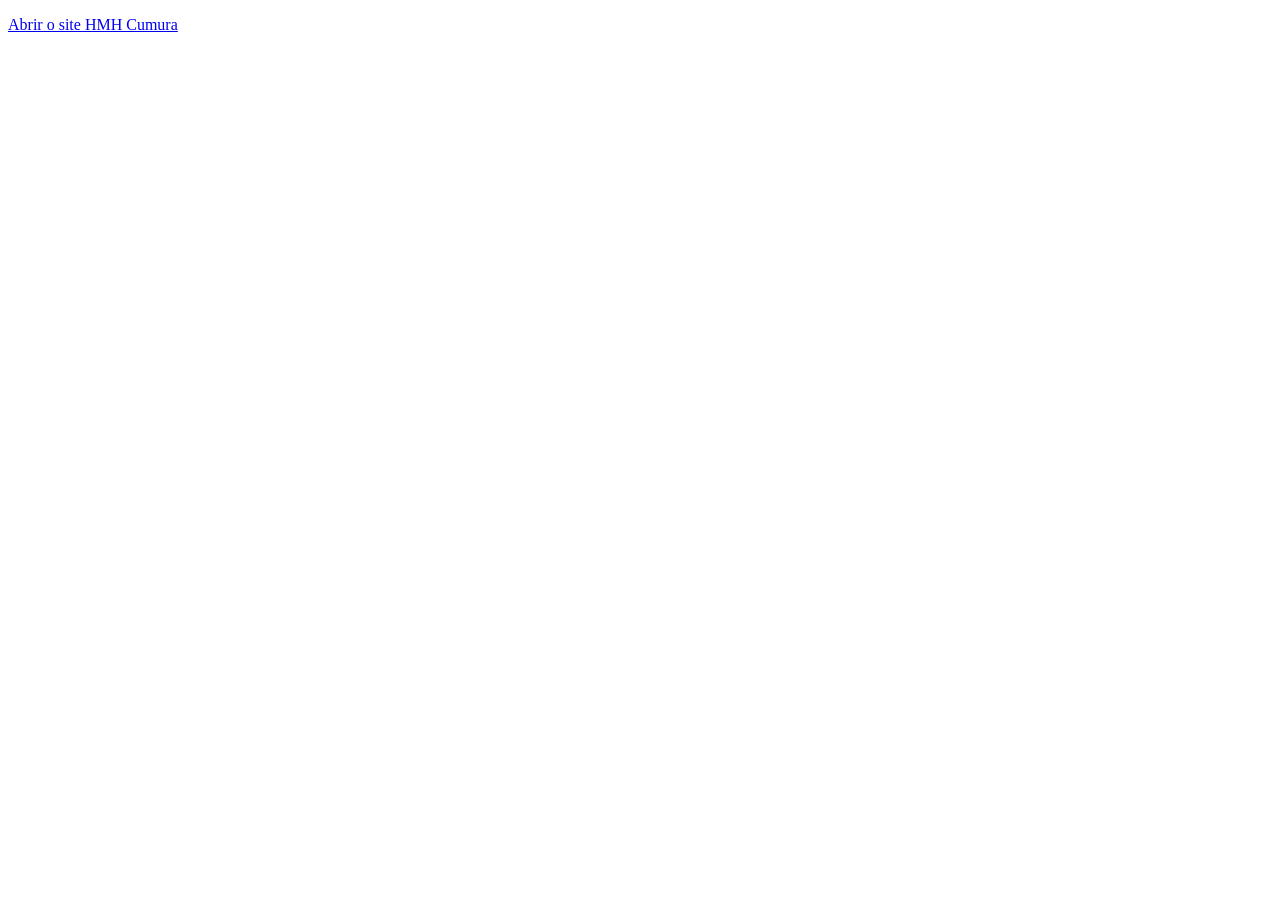
<file: index.html>
<!DOCTYPE html>
<html lang="pt">
<head>
    <meta charset="UTF-8">
    <meta http-equiv="refresh" content="0;url=index.php">
    <link rel="canonical" href="index.php">
    <title>Redirecionar…</title>
</head>
<body>
    <p><a href="index.php">Abrir o site HMH Cumura</a></p>
</body>
</html>
</file>
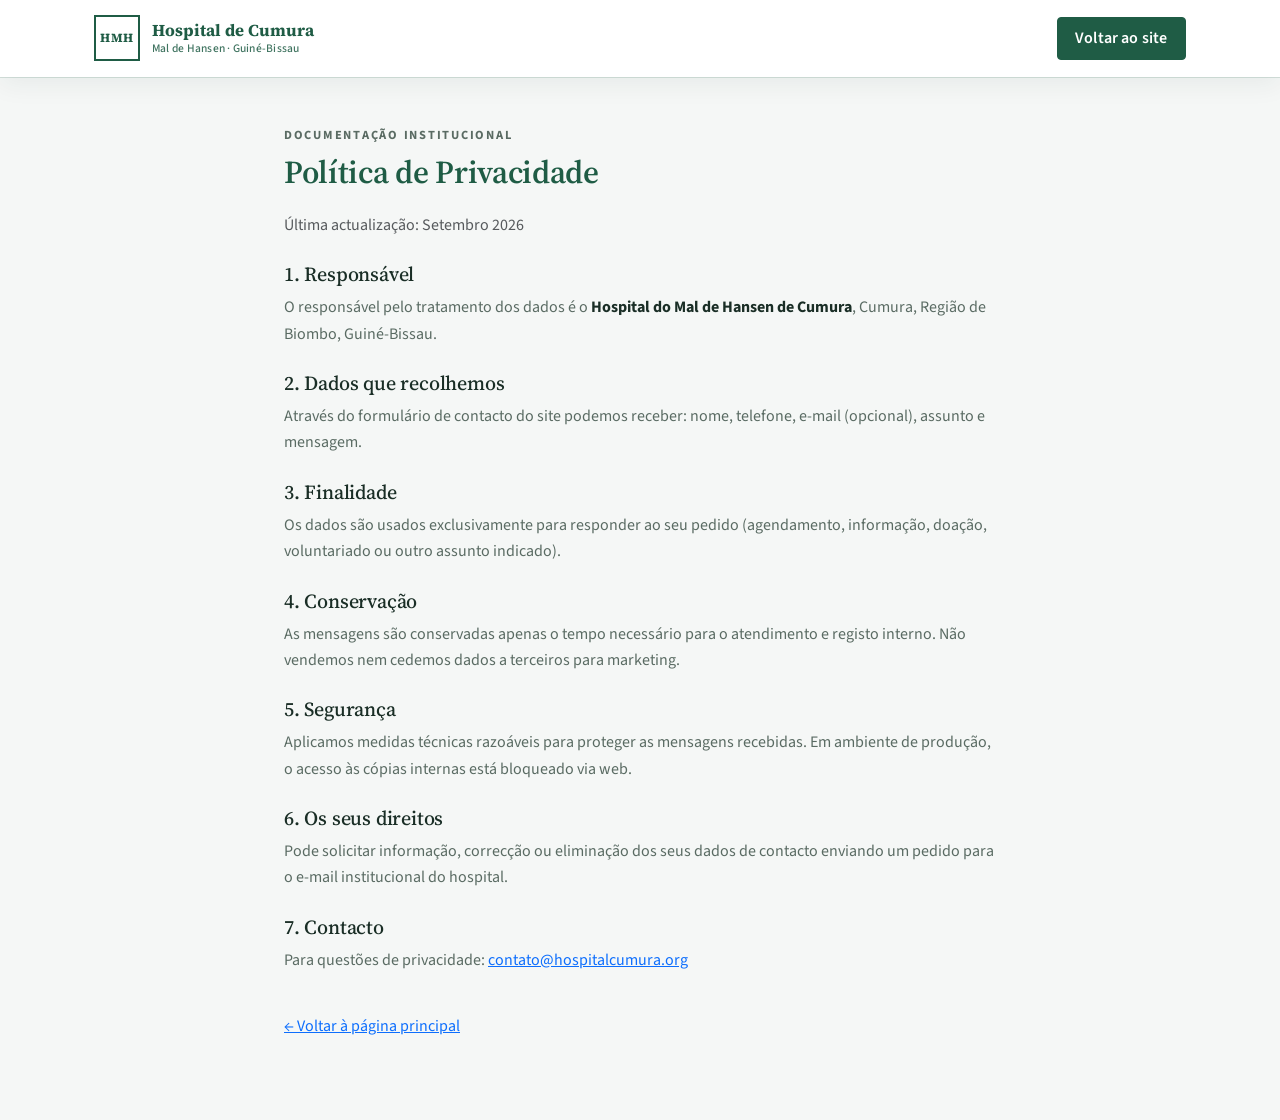
<file: privacidade.html>
<!DOCTYPE html>
<html lang="pt">
<head>
    <meta charset="UTF-8">
    <meta name="viewport" content="width=device-width, initial-scale=1.0, viewport-fit=cover">
    <title>Política de Privacidade | HMH Cumura</title>
    <meta name="description" content="Política de privacidade do Hospital do Mal de Hansen de Cumura — tratamento de dados pessoais do formulário de contacto.">
    <meta name="robots" content="index,follow">
    <link rel="canonical" href="https://hospitalcumura.org/privacidade.html">
    <link rel="icon" href="favicon.svg" type="image/svg+xml">
    <link rel="preconnect" href="https://fonts.googleapis.com">
    <link rel="preconnect" href="https://fonts.gstatic.com" crossorigin>
    <link href="https://fonts.googleapis.com/css2?family=Source+Sans+3:wght@400;600;700&family=Source+Serif+4:opsz,wght@8..60,600;8..60,700&display=swap" rel="stylesheet">
    <link href="https://cdn.jsdelivr.net/npm/bootstrap@5.3.3/dist/css/bootstrap.min.css" rel="stylesheet" integrity="sha384-QWTKZyjpPEjISv5WaRU9OFeRpok6YctnYmDr5pNlyT2bRjXh0JMhjY6hW+ALEwIH" crossorigin="anonymous">
    <link rel="stylesheet" href="style.css?v=20260921m">
</head>
<body>
    <header class="site-header privacy-header">
        <nav class="navbar navbar-expand-lg scrolled">
            <div class="container privacy-nav">
                <a class="navbar-brand logo" href="index.php#home">
                    <span class="logo-mark" aria-hidden="true">HMH</span>
                    <span class="logo-text">
                        <span class="logo-name">Hospital de Cumura</span>
                        <span class="logo-sub">Mal de Hansen · Guiné-Bissau</span>
                    </span>
                </a>
                <a href="index.php#contato" class="btn btn-agendar">Voltar ao site</a>
            </div>
        </nav>
    </header>

    <main class="privacy-page">
        <div class="container privacy-content">
            <p class="section-eyebrow">Documentação institucional</p>
            <h1 class="section-heading-left">Política de Privacidade</h1>
            <p class="text-muted">Última actualização: Setembro 2026</p>

            <h2 class="h5 mt-4">1. Responsável</h2>
            <p>O responsável pelo tratamento dos dados é o <strong>Hospital do Mal de Hansen de Cumura</strong>, Cumura, Região de Biombo, Guiné-Bissau.</p>

            <h2 class="h5 mt-4">2. Dados que recolhemos</h2>
            <p>Através do formulário de contacto do site podemos receber: nome, telefone, e-mail (opcional), assunto e mensagem.</p>

            <h2 class="h5 mt-4">3. Finalidade</h2>
            <p>Os dados são usados exclusivamente para responder ao seu pedido (agendamento, informação, doação, voluntariado ou outro assunto indicado).</p>

            <h2 class="h5 mt-4">4. Conservação</h2>
            <p>As mensagens são conservadas apenas o tempo necessário para o atendimento e registo interno. Não vendemos nem cedemos dados a terceiros para marketing.</p>

            <h2 class="h5 mt-4">5. Segurança</h2>
            <p>Aplicamos medidas técnicas razoáveis para proteger as mensagens recebidas. Em ambiente de produção, o acesso às cópias internas está bloqueado via web.</p>

            <h2 class="h5 mt-4">6. Os seus direitos</h2>
            <p>Pode solicitar informação, correcção ou eliminação dos seus dados de contacto enviando um pedido para o e-mail institucional do hospital.</p>

            <h2 class="h5 mt-4">7. Contacto</h2>
            <p>Para questões de privacidade: <a href="mailto:contato@hospitalcumura.org">contato@hospitalcumura.org</a></p>

            <p class="privacy-back"><a href="index.php">&larr; Voltar à página principal</a></p>
        </div>
    </main>
</body>
</html>
</file>
<file: style.css>
/* ============================================
   RESET E CONFIGURAÇÕES GLOBAIS
   (Bootstrap já faz a maior parte do reset)
   ============================================ */
* {
    margin: 0;
    padding: 0;
    box-sizing: border-box;
}

html {
    -webkit-text-size-adjust: 100%;
    text-size-adjust: 100%;
    overflow-x: hidden;
}

:root {
    --bs-primary: #1f5c45;
    --bs-primary-rgb: 31, 92, 69;
    --bs-secondary: #2f7a5a;
    --bs-secondary-rgb: 47, 122, 90;
    --color-ink: #1a2e26;
    --color-muted: #5a6b63;
    --color-paper: #f5f7f6;
    --color-line: rgba(31, 92, 69, 0.16);
    --font-sans: 'Source Sans 3', 'Segoe UI', sans-serif;
    --font-serif: 'Source Serif 4', Georgia, 'Times New Roman', serif;
    --bs-body-font-family: var(--font-sans);
    --bs-body-color: var(--color-ink);
    --header-offset: 108px;
    --page-gutter: clamp(1rem, 4vw, 1.5rem);
    --safe-bottom: env(safe-area-inset-bottom, 0px);
    --safe-right: env(safe-area-inset-right, 0px);
}

body {
    font-family: var(--font-sans);
    line-height: 1.65;
    color: var(--bs-body-color);
    scroll-padding-top: var(--header-offset);
    background: #fff;
    overflow-x: hidden;
}

img,
video,
svg,
iframe {
    max-width: 100%;
    height: auto;
}

.container {
    max-width: 1140px;
    padding-left: var(--page-gutter);
    padding-right: var(--page-gutter);
}

section {
    padding: 88px var(--page-gutter);
}

h1, h2, h3, h4, .section-title, .section-heading-left, .news-main-title, .news-item-title, .news-modal-title, .display-4 {
    font-family: var(--font-serif);
    letter-spacing: -0.01em;
}

.section-title {
    text-align: center;
    font-size: clamp(1.85rem, 2.5vw, 2.35rem);
    font-weight: 600;
    color: var(--bs-primary);
    margin-bottom: 0.75rem;
}

.section-title::after {
    content: '';
    display: block;
    width: 56px;
    height: 3px;
    margin: 0.85rem auto 0;
    background: var(--bs-primary);
}

.section-subtitle {
    text-align: center;
    max-width: 620px;
    margin: 0 auto 3.25rem;
    color: var(--color-muted);
    font-size: 1.05rem;
}

.section-eyebrow {
    margin: 0 0 0.5rem;
    color: var(--bs-secondary);
    font-size: 0.78rem;
    font-weight: 700;
    letter-spacing: 0.14em;
    text-transform: uppercase;
}

.section-heading-left {
    font-size: clamp(1.85rem, 2.5vw, 2.25rem);
    font-weight: 600;
    color: var(--bs-primary);
    margin-bottom: 1.25rem;
}

.institution-place {
    margin-top: 1.5rem;
    padding-top: 1rem;
    border-top: 1px solid var(--color-line);
    color: var(--color-ink);
}

.btn {
    border-radius: 4px;
    font-weight: 600;
    letter-spacing: 0.01em;
}

.btn-lg {
    padding: 0.7rem 1.35rem;
}

.btn-primary {
    background-color: var(--bs-primary);
    border-color: var(--bs-primary);
}

.btn-primary:hover,
.btn-primary:focus {
    background-color: #164836;
    border-color: #164836;
}

.btn-outline-primary {
    color: var(--bs-primary);
    border-color: var(--bs-primary);
}

.btn-outline-primary:hover {
    background-color: var(--bs-primary);
    border-color: var(--bs-primary);
}

/* ============================================
   HEADER INSTITUCIONAL
   ============================================ */
.site-header {
    z-index: 1030;
}

.topbar {
    background: #14382c;
    color: rgba(255, 255, 255, 0.88);
    font-size: 0.8rem;
    padding: 0.4rem 0;
}

.topbar-inner {
    display: flex;
    justify-content: space-between;
    align-items: center;
    gap: 1rem;
}

.topbar a {
    color: rgba(255, 255, 255, 0.92);
    text-decoration: none;
}

.topbar a:hover {
    color: #fff;
    text-decoration: underline;
}

.topbar-right {
    display: flex;
    align-items: center;
    gap: 0.55rem;
    white-space: nowrap;
}

.topbar-sep {
    opacity: 0.45;
}

.navbar {
    transition: background-color 0.35s ease, box-shadow 0.35s ease, padding 0.35s ease;
    padding-top: 0.65rem;
    padding-bottom: 0.65rem;
}

.logo {
    display: inline-flex;
    align-items: center;
    gap: 0.75rem;
    text-decoration: none;
    max-width: 70%;
}

.logo-mark {
    display: inline-flex;
    align-items: center;
    justify-content: center;
    width: 46px;
    height: 46px;
    flex-shrink: 0;
    border: 2px solid currentColor;
    font-family: var(--font-serif);
    font-size: 0.78rem;
    font-weight: 700;
    letter-spacing: 0.04em;
}

.logo-text {
    display: flex;
    flex-direction: column;
    line-height: 1.2;
    min-width: 0;
}

.logo-name {
    font-family: var(--font-serif);
    font-size: 1.05rem;
    font-weight: 700;
}

.logo-sub {
    font-size: 0.72rem;
    font-weight: 500;
    opacity: 0.85;
    letter-spacing: 0.02em;
}

.navbar .nav-link {
    font-size: 0.92rem;
    font-weight: 600;
    padding: 0.45rem 0.7rem !important;
}

.btn-agendar {
    padding: 0.55rem 1.1rem;
    font-weight: 600;
    border-radius: 4px;
    border: 1.5px solid transparent;
}

/* Header sobre o hero (transparente) */
.navbar:not(.scrolled) {
    background: rgba(15, 40, 32, 0.28) !important;
    backdrop-filter: blur(6px);
}

.navbar:not(.scrolled) .logo { color: #fff; }
.navbar:not(.scrolled) .nav-link { color: rgba(255, 255, 255, 0.92); }
.navbar:not(.scrolled) .nav-link:hover { color: #fff; }
.navbar:not(.scrolled) .btn-agendar {
    border-color: #fff;
    color: #fff !important;
    background: transparent;
}
.navbar:not(.scrolled) .btn-agendar:hover {
    background: #fff !important;
    color: var(--bs-primary) !important;
}
.navbar:not(.scrolled) .navbar-toggler-icon {
    background-image: url("data:image/svg+xml,%3csvg xmlns='http://www.w3.org/2000/svg' viewBox='0 0 30 30'%3e%3cpath stroke='rgba%28255, 255, 255, 1%29' stroke-linecap='round' stroke-miterlimit='10' stroke-width='2' d='M4 7h22M4 15h22M4 23h22'/%3e%3c/svg%3e");
}

/* Header após scroll */
.navbar.scrolled {
    background: #fff !important;
    box-shadow: 0 1px 0 var(--color-line), 0 8px 24px rgba(20, 56, 44, 0.06);
}

.navbar.scrolled .logo { color: var(--bs-primary); }
.navbar.scrolled .nav-link { color: var(--color-ink); }
.navbar.scrolled .nav-link:hover { color: var(--bs-primary); }
.navbar.scrolled .btn-agendar {
    background-color: var(--bs-primary);
    border-color: var(--bs-primary);
    color: #fff !important;
}
.navbar.scrolled .btn-agendar:hover {
    background-color: #164836;
    border-color: #164836;
}

@media (max-width: 991px) {
    :root { --header-offset: 72px; }

    .topbar {
        display: none;
    }

    .logo-sub {
        display: none;
    }

    .navbar:not(.scrolled) {
        background: rgba(15, 40, 32, 0.92) !important;
    }

    .navbar .navbar-collapse {
        background: #fff;
        margin-top: 0.75rem;
        padding: 0.75rem 1rem 1rem;
        border: 1px solid var(--color-line);
    }

    .navbar:not(.scrolled) .navbar-collapse .nav-link,
    .navbar.scrolled .navbar-collapse .nav-link {
        color: var(--color-ink);
    }

    .navbar:not(.scrolled) .navbar-collapse .btn-agendar {
        border-color: var(--bs-primary);
        color: var(--bs-primary) !important;
        margin-top: 0.5rem;
    }
}

/* ============================================
   HERO
   ============================================ */
.hero {
    padding: 0;
    height: 100vh;
    height: 100dvh;
    min-height: 520px;
    color: #fff;
}

.carousel, .carousel-inner, .carousel-item {
    height: 100%;
}

.carousel-item {
    background-size: cover;
    background-position: center;
}

.carousel-item::before {
    content: '';
    position: absolute;
    top: 0;
    left: 0;
    width: 100%;
    height: 100%;
    background: linear-gradient(105deg, rgba(12, 32, 26, 0.78) 0%, rgba(12, 32, 26, 0.45) 55%, rgba(12, 32, 26, 0.35) 100%);
}

.carousel-caption {
    position: static;
    max-width: 760px;
    margin: 0 auto;
    text-align: left;
    padding: calc(var(--header-offset) + 1rem) 1.25rem 2rem;
    width: 100%;
}

.carousel-caption h1, .carousel-caption .lead {
    text-shadow: none;
}

.hero-brand {
    font-family: var(--font-sans);
    font-size: 0.82rem;
    font-weight: 700;
    letter-spacing: 0.14em;
    text-transform: uppercase;
    color: rgba(255, 255, 255, 0.9);
    margin-bottom: 0.85rem;
}

.carousel-caption .display-4 {
    font-size: clamp(2rem, 4.2vw, 3.2rem);
    font-weight: 600;
    line-height: 1.15;
    margin-bottom: 1rem;
}

.carousel-caption .lead {
    font-size: clamp(1rem, 1.5vw, 1.2rem);
    max-width: 34rem;
    opacity: 0.95;
}

/* Animação do texto do slide */
.carousel-item .carousel-caption > * {
    opacity: 0;
    transform: translateY(30px);
    transition: opacity 0.8s cubic-bezier(0.23, 1, 0.32, 1), transform 0.8s cubic-bezier(0.23, 1, 0.32, 1);
}

.carousel-item.active .carousel-caption > * {
    opacity: 1;
    transform: translateY(0);
}

/* Atraso para criar efeito escalonado (stagger) */
.carousel-item.active .carousel-caption h1 { transition-delay: 0.4s; }
.carousel-item.active .carousel-caption .lead { transition-delay: 0.6s; }
.carousel-item.active .carousel-caption .hero-buttons { transition-delay: 0.8s; }

.hero-buttons {
    display: flex;
    gap: 12px;
    justify-content: flex-start;
    flex-wrap: wrap;
}

.hero-buttons .btn {
    min-height: 44px;
}

/* Faixa institucional */
.institutional-band {
    background: #14382c;
    color: #fff;
    padding: 2.25rem 20px;
    border-top: 1px solid rgba(255, 255, 255, 0.08);
    border-bottom: 1px solid rgba(255, 255, 255, 0.08);
}

.institutional-band-grid {
    display: grid;
    grid-template-columns: repeat(3, 1fr);
    gap: 1.75rem;
}

.band-label {
    margin: 0 0 0.45rem;
    font-size: 0.72rem;
    font-weight: 700;
    letter-spacing: 0.14em;
    text-transform: uppercase;
    color: rgba(255, 255, 255, 0.65);
}

.band-text {
    font-family: var(--font-serif);
    font-size: 1.05rem;
    line-height: 1.45;
    color: rgba(255, 255, 255, 0.95);
}

@media (max-width: 991px) {
    .carousel-caption {
        text-align: center;
    }

    .hero-buttons {
        justify-content: center;
    }

    .carousel-caption .lead {
        margin-inline: auto;
    }

    .institutional-band-grid {
        grid-template-columns: 1fr;
        gap: 1.25rem;
    }
}

/* ============================================
   BOTÕES
   ============================================ */
.btn-primary:hover {
    transform: translateY(-2px);
    box-shadow: 0 5px 15px rgba(0, 0, 0, 0.2);
}

/* ============================================
   SOBRE
   ============================================ */
.sobre-text {
    flex: 1;
    min-width: 0;
}

.galeria-main-image img {
    width: 100%;
    height: 350px;
    object-fit: cover;
    border-radius: 4px;
    box-shadow: none;
    border: 1px solid var(--color-line);
    transition: all 0.3s ease;
    margin-bottom: 15px;
}

.galeria-thumbnails {
    display: grid;
    grid-template-columns: repeat(4, 1fr);
    gap: 10px;
}

.galeria-thumbnails .thumbnail {
    width: 100%;
    height: 80px;
    object-fit: cover;
    border-radius: 3px;
    cursor: pointer;
    opacity: 0.6;
    transition: opacity 0.3s, transform 0.3s;
    border: 2px solid transparent;
}

.galeria-thumbnails .thumbnail:hover {
    opacity: 1;
    transform: scale(1.05);
}

.galeria-thumbnails .thumbnail.active {
    opacity: 1;
    border-color: var(--bs-primary);
}

/* ============================================
   SERVIÇOS (CARDS)
   ============================================ */
.service-card {
    cursor: pointer;
}

.card {
    border: none;
    border-radius: 15px !important;
    transition: transform 0.3s, box-shadow 0.3s;
}

.card:hover {
    transform: translateY(-5px);
    box-shadow: 0 10px 30px rgba(0, 0, 0, 0.1) !important;
}

.card-icon {
    font-size: 2.5rem;
    margin-bottom: 15px;
    color: var(--bs-primary);
}

.card-title {
    color: var(--bs-primary);
    font-size: 1.25rem;
}

/* ============================================
   SERVIÇOS (CÍRCULO ROTATIVO)
   ============================================ */
.servicos-circle-bg {
    background-color: #f8f9fa;
    overflow: hidden;
}

.services-circle-container {
    display: flex;
    align-items: center;
    justify-content: center;
    gap: 2rem;
    min-height: 550px;
    position: relative;
}

.service-wheel-wrapper {
    position: relative;
    width: 500px;
    height: 500px;
    flex-shrink: 0;
}

.service-wheel {
    position: relative;
    width: 100%;
    height: 100%;
    border-radius: 50%;
    transition: transform 1.2s cubic-bezier(0.77, 0, 0.175, 1);
    /* A animação de rotação será controlada por JS */
}

.service-wheel::before {
    content: '';
    position: absolute;
    top: 50%;
    left: 50%;
    transform: translate(-50%, -50%);
    width: 60%;
    height: 60%;
    background: #fff;
    border-radius: 50%;
    box-shadow: 0 0 40px rgba(0,0,0,0.07);
}

.service-circle-item {
    position: absolute;
    top: 50%;
    left: 50%;
    width: 90px;
    height: 90px;
    margin: -45px; /* Metade da largura/altura para centralizar a origem da transformação */
    border-radius: 50%;
    background: #fff;
    display: flex;
    justify-content: center;
    align-items: center;
    box-shadow: 0 5px 20px rgba(0,0,0,0.1);
    cursor: pointer;
    transition: transform 0.4s ease, background-color 0.4s ease;
    z-index: 10;
}

.service-circle-item .service-icon {
    font-size: 2.2rem;
    line-height: 1;
    transition: transform 1.2s cubic-bezier(0.77, 0, 0.175, 1);
}

.service-circle-item.active {
    background-color: var(--bs-primary);
    color: #fff;
    transform: scale(1.15) !important; /* !important para sobrepor o transform de posicionamento */
    z-index: 20;
}

.service-details-content {
    max-width: 400px;
    text-align: left;
    position: relative;
    z-index: 5;
}

.service-details-content h3,
.service-details-content p {
    transition: opacity 0.5s ease-in-out;
}

.service-details-content.fade-out h3,
.service-details-content.fade-out p {
    opacity: 0;
}

/* ============================================
   HANSENÍASE (EDUCAÇÃO)
   ============================================ */
.hanseniase-section {
    background: #fff;
    border-top: 1px solid var(--color-line);
    border-bottom: 1px solid var(--color-line);
}

.hanseniase-heading {
    color: var(--bs-primary);
    font-family: var(--font-serif);
    font-size: 1.3rem;
    font-weight: 600;
    margin-bottom: 1rem;
}

.hanseniase-list {
    padding-left: 1.1rem;
    margin: 0;
    color: #555;
}

.hanseniase-list li {
    margin-bottom: 0.55rem;
}

.hanseniase-accordion .accordion-item {
    border: none;
    border-bottom: 1px solid rgba(45, 106, 79, 0.15);
    background: transparent;
}

.hanseniase-accordion .accordion-button {
    background: transparent;
    color: #1b4332;
    font-weight: 600;
    box-shadow: none;
    padding-left: 0;
    padding-right: 0;
}

.hanseniase-accordion .accordion-button:not(.collapsed) {
    background: transparent;
    color: var(--bs-primary);
    box-shadow: none;
}

.hanseniase-accordion .accordion-button::after {
    margin-right: 0;
}

.hanseniase-accordion .accordion-button:focus {
    box-shadow: none;
    border-color: transparent;
}

.hanseniase-accordion .accordion-body {
    padding-left: 0;
    padding-right: 0;
    color: #555;
}

.hanseniase-cta {
    max-width: 640px;
    margin-inline: auto;
    color: #555;
}

.btn-whatsapp-outline {
    border: 2px solid #25d366;
    color: #128c7e;
    font-weight: 600;
    background: transparent;
}

.btn-whatsapp-outline:hover {
    background: #25d366;
    border-color: #25d366;
    color: #fff;
}

/* ============================================
   AÇÕES FLUTUANTES (WhatsApp + topo)
   ============================================ */
.float-actions {
    position: fixed;
    right: max(16px, var(--safe-right));
    bottom: max(16px, var(--safe-bottom));
    z-index: 98;
    width: 56px;
    height: 124px;
    pointer-events: none;
}

.whatsapp-float {
    position: absolute;
    right: 0;
    bottom: 0;
    width: 56px;
    height: 56px;
    border-radius: 50%;
    background: #25d366;
    color: #fff;
    display: inline-flex;
    align-items: center;
    justify-content: center;
    line-height: 0;
    text-decoration: none;
    pointer-events: auto;
    box-shadow: 0 6px 18px rgba(37, 211, 102, 0.4);
    transition: transform 0.25s ease, background-color 0.25s ease, box-shadow 0.25s ease;
}

.whatsapp-float svg {
    display: block;
    width: 28px;
    height: 28px;
    flex-shrink: 0;
}

.whatsapp-float:hover {
    background: #1ebe57;
    color: #fff;
    transform: translateY(-2px) scale(1.04);
    box-shadow: 0 8px 22px rgba(37, 211, 102, 0.5);
}

.whatsapp-float:focus-visible {
    outline: 3px solid rgba(45, 106, 79, 0.45);
    outline-offset: 3px;
}

.btn-whatsapp-solid {
    background: #25d366;
    border-color: #25d366;
    color: #fff;
    font-weight: 600;
}

.btn-whatsapp-solid:hover {
    background: #1ebe57;
    border-color: #1ebe57;
    color: #fff;
}

/* ============================================
   DEPOIMENTOS
   ============================================ */
.depoimentos {
    background: #eef4f1;
}

.depoimento-card {
    box-shadow: none !important;
    border: 1px solid var(--color-line) !important;
    border-radius: 4px !important;
}

.stars {
    display: none;
}

.paciente {
    font-weight: 600;
    color: var(--bs-primary);
    font-style: normal;
    margin-bottom: 0;
}

/* ============================================
   NOTÍCIAS
   ============================================ */
#noticias {
    background: var(--color-paper);
}

.news-tag {
    color: #fff;
    background: var(--bs-primary);
    font-weight: 700;
    letter-spacing: 0.06em;
    text-transform: uppercase;
    font-size: 0.7rem;
    padding: 0.28rem 0.55rem;
    border-radius: 2px;
}

.news-main {
    background: #fff;
    border: 1px solid rgba(45, 106, 79, 0.14);
    margin-bottom: 1.5rem;
    overflow: hidden;
    transition: border-color 0.25s ease, box-shadow 0.25s ease;
}

.news-main:hover,
.news-item:hover {
    border-color: rgba(45, 106, 79, 0.4);
    box-shadow: 0 10px 28px rgba(27, 67, 50, 0.08);
}

.news-main-image {
    position: relative;
    width: 100%;
    height: 100%;
    min-height: 320px;
    overflow: hidden;
    background: #e8eee9;
}

.news-main-image img {
    position: absolute;
    inset: 0;
    width: 100%;
    height: 100%;
    object-fit: cover;
    display: block;
    transition: transform 0.45s ease;
}

.news-main:hover .news-main-image img,
.news-item:hover .news-item-image img {
    transform: scale(1.03);
}

.news-main-content {
    display: flex;
    flex-direction: column;
    justify-content: center;
    height: 100%;
    min-height: 320px;
    padding: 2.25rem;
    background: #fff;
}

.news-meta {
    display: flex;
    flex-wrap: wrap;
    align-items: center;
    gap: 0.65rem 1rem;
    margin-bottom: 0.85rem;
}

.news-meta time {
    color: #777;
    font-size: 0.85rem;
}

.news-main-title {
    margin: 0 0 0.85rem;
    color: #1b4332;
    font-size: clamp(1.35rem, 2.2vw, 1.75rem);
    font-weight: 700;
    line-height: 1.3;
}

.news-main-text {
    margin: 0 0 1.25rem;
    color: #555;
    font-size: 1rem;
    line-height: 1.65;
}

.btn-leia-mais {
    margin-top: auto;
    align-self: flex-start;
    border: none;
    background: transparent;
    color: var(--bs-primary);
    font-weight: 700;
    font-size: 0.95rem;
    padding: 0;
    display: inline-flex;
    align-items: center;
    gap: 0.35rem;
    cursor: pointer;
}

.btn-leia-mais::after {
    content: '→';
    transition: transform 0.2s ease;
}

.btn-leia-mais:hover {
    color: #1b4332;
}

.btn-leia-mais:hover::after {
    transform: translateX(4px);
}

.news-secondary {
    margin-top: 0.25rem;
}

.news-item {
    display: flex;
    flex-direction: column;
    background: #fff;
    border: 1px solid rgba(45, 106, 79, 0.14);
    overflow: hidden;
    transition: border-color 0.25s ease, box-shadow 0.25s ease;
}

.news-item-image {
    width: 100%;
    height: 210px;
    overflow: hidden;
    background: #e8eee9;
    flex-shrink: 0;
}

.news-item-image img {
    width: 100%;
    height: 100%;
    object-fit: cover;
    display: block;
    transition: transform 0.45s ease;
}

.news-item-content {
    display: flex;
    flex-direction: column;
    flex: 1;
    padding: 1.5rem;
}

.news-item-title {
    margin: 0 0 0.65rem;
    color: #1b4332;
    font-size: 1.15rem;
    font-weight: 700;
    line-height: 1.35;
}

.news-item-text {
    margin: 0 0 1rem;
    color: #666;
    font-size: 0.95rem;
    line-height: 1.55;
    flex: 1;
}

@media (max-width: 991px) {
    .news-main-image {
        min-height: 230px;
        height: 230px;
    }

    .news-main-content {
        min-height: 0;
        padding: 1.5rem;
    }
}

@media (max-width: 767px) {
    .news-item-image {
        height: 180px;
    }
}

/* ============================================
   CONTATO / FORMULÁRIO
   ============================================ */
#contato {
    background-color: #f8f9fa;
}

.contato-info h3 {
    color: var(--bs-primary);
    margin-bottom: 20px;
}

.contato-info .info-item {
    margin-bottom: 15px;
    color: #555;
    font-size: 1rem;
}

.contato-info .info-item a,
.contato-info p a {
    color: #555;
    text-decoration: none;
}

.contato-info .info-item a:hover {
    color: var(--bs-primary);
}

.contato-nota {
    font-size: 0.85rem;
    color: #888;
}

.booking-calendar {
    border: 1px solid var(--color-line);
    background: #fff;
    padding: 0.85rem;
    max-width: 360px;
}
.cal-header {
    display: flex;
    align-items: center;
    justify-content: space-between;
    gap: 0.5rem;
    margin-bottom: 0.75rem;
}
.cal-month {
    margin: 0;
    font-weight: 700;
    color: var(--bs-primary);
    font-size: 1rem;
}
.cal-nav {
    width: 36px;
    height: 36px;
    border: 1px solid var(--color-line);
    background: #fff;
    color: var(--color-ink);
    font-size: 1.35rem;
    line-height: 1;
    cursor: pointer;
}
.cal-nav:hover {
    border-color: var(--bs-primary);
    color: var(--bs-primary);
}
.cal-weekdays,
.cal-grid {
    display: grid;
    grid-template-columns: repeat(7, 1fr);
    gap: 0.3rem;
}
.cal-weekdays {
    margin-bottom: 0.35rem;
}
.cal-weekdays span {
    text-align: center;
    font-size: 0.72rem;
    font-weight: 700;
    color: var(--color-muted);
    text-transform: uppercase;
}
.cal-day {
    aspect-ratio: 1;
    border: 1px solid transparent;
    background: transparent;
    font-size: 0.9rem;
    font-weight: 600;
    color: var(--color-ink);
    cursor: default;
    padding: 0;
}
.cal-day.is-empty {
    visibility: hidden;
}
.cal-day.is-disabled {
    color: #b7c0bb;
    background: #f1f4f2;
}
.cal-day.is-full {
    color: #a35a5a;
    background: #f8eaea;
    text-decoration: line-through;
}
.cal-day.is-available {
    cursor: pointer;
    background: #e7f3ec;
    border-color: #c5dfd0;
    color: var(--bs-primary);
}
.cal-day.is-available:hover {
    background: #d4ebe0;
}
.cal-day.is-today:not(.is-disabled) {
    box-shadow: inset 0 0 0 2px var(--bs-primary);
}
.cal-day.is-selected {
    background: var(--bs-primary) !important;
    border-color: var(--bs-primary) !important;
    color: #fff !important;
}
.cal-selected {
    margin: 0.65rem 0 0;
    font-weight: 600;
    color: var(--bs-primary);
}

.hp-field {
    position: absolute;
    left: -10000px;
    top: auto;
    width: 1px;
    height: 1px;
    overflow: hidden;
}

#formAgendamento {
    position: relative;
}

.form-label {
    font-weight: 600;
    color: #444;
}

.form-control:focus, .form-select:focus {
    box-shadow: none;
    border-color: var(--bs-primary);
}

/* ============================================
   MODAL
   ============================================ */
.modal-header {
    border-bottom: 1px solid #dee2e6;
}

.modal-title {
    color: var(--bs-primary);
    display: flex;
    align-items: center;
}

.modal-icon {
    font-size: 1.8rem;
}

/* ============================================
   FOOTER
   ============================================ */
.site-footer {
    background: #102820;
    padding: 3.5rem 20px 1.75rem;
}

.footer-brand-block {
    display: flex;
    gap: 1rem;
    align-items: flex-start;
}

.footer-mark {
    display: inline-flex;
    align-items: center;
    justify-content: center;
    width: 48px;
    height: 48px;
    flex-shrink: 0;
    border: 1.5px solid rgba(255, 255, 255, 0.55);
    font-family: var(--font-serif);
    font-size: 0.78rem;
    font-weight: 700;
    letter-spacing: 0.04em;
}

.footer-brand {
    font-family: var(--font-serif);
    font-size: 1.15rem;
    font-weight: 600;
    margin: 0;
}

.footer-heading {
    font-family: var(--font-sans);
    font-weight: 700;
    font-size: 0.78rem;
    letter-spacing: 0.1em;
    text-transform: uppercase;
    margin: 0 0 0.85rem;
    color: rgba(255, 255, 255, 0.7);
}

.footer-text {
    color: rgba(255, 255, 255, 0.82);
    font-size: 0.95rem;
}

.footer-text a,
.footer-links a {
    color: rgba(255, 255, 255, 0.88);
    text-decoration: none;
}

.footer-text a:hover,
.footer-links a:hover {
    color: #fff;
    text-decoration: underline;
}

.footer-links {
    list-style: none;
    padding: 0;
    margin: 0;
}

.footer-links li {
    margin-bottom: 0.45rem;
}

.footer-bottom {
    display: flex;
    flex-wrap: wrap;
    justify-content: space-between;
    gap: 0.75rem;
    margin-top: 2.25rem;
    padding-top: 1.25rem;
    border-top: 1px solid rgba(255, 255, 255, 0.12);
}

.footer-copy {
    color: rgba(255, 255, 255, 0.62);
    font-size: 0.85rem;
}

/* ============================================
   ANIMAÇÕES (ON SCROLL)
   ============================================ */
.fade-up {
    opacity: 0;
    transform: translateY(30px);
    transition: opacity 0.6s ease-out, transform 0.6s ease-out;
    transition-delay: var(--stagger-delay, 0s);
}

.fade-up.visible {
    opacity: 1;
    transform: translateY(0);
}

/* ============================================
   BOTÃO "VOLTAR AO TOPO"
   ============================================ */
#backToTopBtn {
    position: absolute;
    right: 4px;
    bottom: 68px;
    border: none;
    background-color: var(--bs-primary);
    color: white;
    cursor: pointer;
    border-radius: 50%;
    width: 48px;
    height: 48px;
    font-size: 22px;
    line-height: 1;
    box-shadow: 0 4px 12px rgba(0, 0, 0, 0.15);
    opacity: 0;
    visibility: hidden;
    pointer-events: none;
    transform: translateY(8px);
    transition: opacity 0.3s, visibility 0.3s, transform 0.3s, background-color 0.25s;
}

#backToTopBtn.show {
    opacity: 1;
    visibility: visible;
    pointer-events: auto;
    transform: translateY(0);
}

#backToTopBtn:hover {
    background-color: #1b4332;
}

/* ============================================
   PRELOADER
   ============================================ */
.preloader {
    position: fixed;
    top: 0;
    left: 0;
    width: 100%;
    height: 100%;
    background: #fff;
    display: flex;
    justify-content: center;
    align-items: center;
    z-index: 9999;
    transition: opacity 0.5s ease, visibility 0.5s ease;
}

.preloader.hidden {
    opacity: 0;
    visibility: hidden;
}

.spinner {
    width: 50px;
    height: 50px;
    border: 5px solid #f3f3f3;
    border-top: 5px solid var(--bs-primary);
    border-radius: 50%;
    animation: spin 1s linear infinite;
}

@keyframes spin {
    0% { transform: rotate(0deg); }
    100% { transform: rotate(360deg); }
}

/* ============================================
   RESPONSIVO (telemóvel e tablet)
   ============================================ */
@media (max-width: 991px) {
    .navbar-toggler {
        min-width: 44px;
        min-height: 44px;
        padding: 0.45rem 0.55rem;
        border-color: rgba(255, 255, 255, 0.45);
    }

    .navbar.scrolled .navbar-toggler {
        border-color: var(--color-line);
    }

    .navbar .navbar-collapse .nav-link {
        padding: 0.75rem 0.25rem;
        min-height: 44px;
        display: flex;
        align-items: center;
    }

    .navbar .navbar-collapse .btn-agendar {
        width: 100%;
        text-align: center;
        min-height: 44px;
    }

    .logo {
        max-width: calc(100% - 56px);
    }

    .logo-name {
        font-size: 0.95rem;
        white-space: nowrap;
        overflow: hidden;
        text-overflow: ellipsis;
    }

    .services-circle-container {
        min-height: 0;
        padding-block: 1rem;
    }
}

@media (max-width: 768px) {
    section {
        padding: 56px var(--page-gutter);
    }

    section.hero,
    .hero {
        padding: 0 !important;
        height: min(100dvh, 720px);
        min-height: 480px;
    }

    .carousel-caption {
        padding-top: calc(var(--header-offset) + 0.5rem);
        padding-bottom: 1.5rem;
        padding-inline: 1rem;
    }

    .carousel-caption .display-4 {
        font-size: clamp(1.55rem, 7vw, 2.1rem);
        margin-bottom: 0.75rem;
    }

    .hero-brand {
        font-size: 0.7rem;
        letter-spacing: 0.1em;
        margin-bottom: 0.55rem;
    }

    .carousel-caption .lead {
        font-size: 0.98rem;
        max-width: 28rem;
    }

    .hero-buttons {
        flex-direction: column;
        align-items: stretch;
        width: 100%;
        max-width: 22rem;
        margin-inline: auto;
    }

    .hero-buttons .btn {
        width: 100%;
    }

    .section-title {
        font-size: clamp(1.55rem, 6vw, 1.85rem);
    }

    .section-subtitle {
        margin-bottom: 1.75rem;
        font-size: 0.98rem;
    }

    .institutional-band {
        padding: 1.75rem var(--page-gutter);
    }

    .galeria-main-image img {
        height: auto;
        aspect-ratio: 16 / 10;
        max-height: 280px;
    }

    .galeria-thumbnails {
        grid-template-columns: repeat(4, minmax(0, 1fr));
        gap: 8px;
    }

    .galeria-thumbnails .thumbnail {
        height: 56px;
    }

    .services-circle-container {
        flex-direction: column;
        gap: 2rem;
    }

    .service-details-content {
        text-align: center;
        max-width: 500px;
        order: 1;
        padding-inline: 0.25rem;
    }

    .service-wheel-wrapper {
        order: 2;
        width: min(360px, 86vw);
        height: min(360px, 86vw);
    }

    .service-circle-item {
        width: 70px;
        height: 70px;
        margin: -35px;
    }

    .service-circle-item .service-icon {
        font-size: 1.6rem;
    }

    .hanseniase-heading {
        font-size: clamp(1.4rem, 5.5vw, 1.8rem);
    }

    .news-modal .modal-dialog {
        margin: 0.5rem;
        max-width: calc(100% - 1rem);
    }

    .news-modal-content {
        border-radius: 12px;
        max-height: calc(100dvh - 1rem);
        overflow: auto;
    }

    .news-modal-actions {
        flex-direction: column;
    }

    .news-modal-actions .btn {
        width: 100%;
    }

    .news-modal-pager {
        flex-direction: column;
        gap: 0.65rem;
    }

    .footer-bottom {
        flex-direction: column;
        align-items: flex-start;
    }

    .float-actions {
        right: max(12px, var(--safe-right));
        bottom: max(12px, var(--safe-bottom));
        width: 52px;
        height: 116px;
    }

    #backToTopBtn {
        width: 44px;
        height: 44px;
        font-size: 20px;
        right: 4px;
        bottom: 64px;
    }

    .whatsapp-float {
        width: 52px;
        height: 52px;
    }

    .whatsapp-float svg {
        width: 26px;
        height: 26px;
    }

    /* Evita zoom automático no iOS ao focar inputs */
    .form-control,
    .form-select,
    textarea.form-control {
        font-size: 16px;
    }

    .btn,
    .btn-leia-mais,
    .accordion-button {
        min-height: 44px;
    }
}

@media (max-width: 576px) {
    .service-wheel-wrapper {
        width: min(300px, 88vw);
        height: min(300px, 88vw);
    }

    .service-circle-item {
        width: 60px;
        height: 60px;
        margin: -30px;
    }

    .service-circle-item .service-icon {
        font-size: 1.35rem;
    }

    .galeria-thumbnails {
        grid-template-columns: repeat(2, minmax(0, 1fr));
    }

    .galeria-thumbnails .thumbnail {
        height: 72px;
    }

    .news-main-image {
        height: 200px;
        min-height: 200px;
    }

    .news-item-image {
        height: 160px;
    }

    .carousel-control-prev,
    .carousel-control-next {
        width: 12%;
    }
}

@media (max-width: 380px) {
    .logo-mark {
        width: 40px;
        height: 40px;
        font-size: 0.7rem;
    }

    .logo-name {
        font-size: 0.88rem;
    }

    .hero {
        min-height: 440px;
    }
}

@media (prefers-reduced-motion: reduce) {
    *,
    *::before,
    *::after {
        animation-duration: 0.01ms !important;
        animation-iteration-count: 1 !important;
        transition-duration: 0.01ms !important;
        scroll-behavior: auto !important;
    }
}

/* ============================================
   MODAL MODERNO DE NOTÍCIAS
   ============================================ */
.news-modal .modal-dialog {
    max-width: 1080px;
    margin: 1.25rem auto;
}

.news-modal-content {
    position: relative;
    border: none;
    border-radius: 18px;
    overflow: hidden;
    background: #fff;
    box-shadow: 0 24px 60px rgba(0, 0, 0, 0.25);
}

.news-modal-close {
    position: absolute;
    top: 14px;
    right: 14px;
    z-index: 5;
    width: 40px;
    height: 40px;
    border: none;
    border-radius: 50%;
    background: rgba(0, 0, 0, 0.45);
    color: #fff;
    font-size: 1.6rem;
    line-height: 1;
    display: inline-flex;
    align-items: center;
    justify-content: center;
    cursor: pointer;
    transition: background-color 0.2s ease, transform 0.2s ease;
}

.news-modal-close:hover {
    background: rgba(0, 0, 0, 0.7);
    transform: scale(1.05);
}

.news-modal-layout {
    display: grid;
    grid-template-columns: 1.15fr 1fr;
    min-height: 520px;
}

.news-modal-media {
    background: #111;
    display: flex;
    flex-direction: column;
    min-height: 100%;
}

.news-modal-stage {
    position: relative;
    flex: 1;
    min-height: 360px;
    display: flex;
    align-items: center;
    justify-content: center;
    overflow: hidden;
    background: linear-gradient(160deg, #1a1a1a, #0d0d0d);
}

.news-modal-stage img {
    width: 100%;
    height: 100%;
    max-height: 460px;
    object-fit: cover;
    transition: opacity 0.25s ease;
}

.news-media-nav {
    position: absolute;
    top: 50%;
    transform: translateY(-50%);
    width: 42px;
    height: 42px;
    border: none;
    border-radius: 50%;
    background: rgba(255, 255, 255, 0.16);
    color: #fff;
    font-size: 1.6rem;
    line-height: 1;
    cursor: pointer;
    display: inline-flex;
    align-items: center;
    justify-content: center;
    backdrop-filter: blur(4px);
    transition: background-color 0.2s ease;
}

.news-media-nav:hover {
    background: rgba(45, 106, 79, 0.85);
}

.news-media-prev { left: 12px; }
.news-media-next { right: 12px; }

.news-media-counter {
    position: absolute;
    left: 14px;
    bottom: 14px;
    background: rgba(0, 0, 0, 0.55);
    color: #fff;
    font-size: 0.8rem;
    font-weight: 600;
    padding: 6px 10px;
    border-radius: 999px;
}

.news-modal-thumbs {
    display: flex;
    gap: 8px;
    padding: 12px;
    overflow-x: auto;
    background: #161616;
}

.news-modal-thumb {
    width: 64px;
    height: 48px;
    object-fit: cover;
    border-radius: 6px;
    cursor: pointer;
    opacity: 0.55;
    border: 2px solid transparent;
    flex-shrink: 0;
    transition: opacity 0.2s ease, border-color 0.2s ease;
}

.news-modal-thumb:hover,
.news-modal-thumb.active {
    opacity: 1;
    border-color: #25d366;
}

.news-modal-panel {
    padding: 2.25rem 2rem 1.75rem;
    display: flex;
    flex-direction: column;
}

.news-modal-date {
    margin: 0 0 0.6rem;
    color: var(--bs-primary);
    font-size: 0.9rem;
    font-weight: 700;
    letter-spacing: 0.02em;
    text-transform: uppercase;
}

.news-modal-title {
    margin: 0 0 1rem;
    color: #1b4332;
    font-size: clamp(1.35rem, 2.2vw, 1.75rem);
    font-weight: 700;
    line-height: 1.25;
}

.news-modal-text {
    color: #555;
    line-height: 1.7;
    flex: 1;
    overflow-y: auto;
    max-height: 280px;
    padding-right: 4px;
}

.news-modal-text p {
    margin-bottom: 0.9rem;
}

.news-modal-text p:last-child {
    margin-bottom: 0;
}

.news-modal-actions {
    display: flex;
    flex-wrap: wrap;
    gap: 0.65rem;
    margin-top: 1.5rem;
}

.news-modal-pager {
    display: flex;
    justify-content: space-between;
    gap: 1rem;
    margin-top: 1.25rem;
    padding-top: 1rem;
    border-top: 1px solid #e8eee9;
}

.news-pager-btn {
    border: none;
    background: transparent;
    color: var(--bs-primary);
    font-weight: 600;
    font-size: 0.9rem;
    padding: 0;
    cursor: pointer;
}

.news-pager-btn:hover {
    color: #1b4332;
    text-decoration: underline;
}

.news-pager-btn:disabled {
    opacity: 0.35;
    cursor: default;
    text-decoration: none;
}

@media (max-width: 991px) {
    .news-modal-layout {
        grid-template-columns: 1fr;
        min-height: auto;
    }

    .news-modal-stage {
        min-height: 240px;
    }

    .news-modal-stage img {
        max-height: 280px;
    }

    .news-modal-panel {
        padding: 1.5rem 1.25rem 1.25rem;
    }

    .news-modal-text {
        max-height: none;
    }
}

/* ============================================
   PRIVACIDADE
   ============================================ */
.privacy-header {
    position: relative;
}

.privacy-nav {
    display: flex;
    align-items: center;
    justify-content: space-between;
    gap: 1rem;
    flex-wrap: wrap;
}

.privacy-page {
    background: var(--color-paper);
    min-height: 60vh;
}

.privacy-content {
    max-width: 760px;
    padding: clamp(2rem, 6vw, 3rem) var(--page-gutter) clamp(3rem, 8vw, 4rem);
}

.privacy-content p {
    color: var(--color-muted);
}

.privacy-content strong {
    color: var(--color-ink);
}

.privacy-back {
    margin-top: 2.5rem;
}

@media (max-width: 576px) {
    .privacy-nav .btn-agendar {
        width: 100%;
        text-align: center;
    }

    .privacy-content h1 {
        font-size: clamp(1.5rem, 7vw, 2rem);
    }
}

/* ============================================
   PÁGINA GALERIA
   ============================================ */
.page-galeria {
    background:
        radial-gradient(ellipse 80% 50% at 10% 0%, rgba(31, 92, 69, 0.08), transparent 55%),
        linear-gradient(180deg, #f7faf8 0%, #eef3f0 40%, #f7faf8 100%);
}

.gallery-page-hero {
    position: relative;
    margin-top: 7.5rem;
    padding: 4rem 0 3rem;
    overflow: hidden;
}

.gallery-page-hero-bg {
    position: absolute;
    inset: 0;
    background:
        linear-gradient(120deg, rgba(15, 46, 35, 0.88), rgba(31, 92, 69, 0.72)),
        url('images/patio_10.jpeg') center / cover no-repeat;
}

.gallery-page-hero-inner {
    position: relative;
    z-index: 1;
    color: #fff;
    max-width: 720px;
}

.gallery-kicker {
    font-size: 0.8rem;
    letter-spacing: 0.14em;
    text-transform: uppercase;
    opacity: 0.85;
    margin-bottom: 0.75rem;
    font-weight: 600;
}

.gallery-page-title {
    font-family: "Source Serif 4", Georgia, serif;
    font-size: clamp(2.2rem, 5vw, 3.4rem);
    font-weight: 600;
    margin: 0 0 0.85rem;
    line-height: 1.15;
}

.gallery-page-intro {
    font-size: 1.1rem;
    line-height: 1.65;
    margin: 0;
    opacity: 0.92;
    max-width: 36rem;
}

.gallery-page-section {
    padding: 3rem 0 5rem;
}

.gallery-masonry {
    columns: 1;
    column-gap: 1.25rem;
}

@media (min-width: 576px) {
    .gallery-masonry { columns: 2; }
}

@media (min-width: 992px) {
    .gallery-masonry { columns: 3; }
}

.gallery-card-public {
    break-inside: avoid;
    margin: 0 0 1.25rem;
    background: transparent;
}

.gallery-card-trigger {
    display: block;
    width: 100%;
    padding: 0;
    border: 0;
    background: #1a3d2e;
    cursor: zoom-in;
    overflow: hidden;
}

.gallery-card-trigger img {
    display: block;
    width: 100%;
    height: auto;
    vertical-align: middle;
    transition: transform 0.55s ease, opacity 0.35s ease;
    opacity: 0.96;
}

.gallery-card-trigger:hover img,
.gallery-card-trigger:focus-visible img {
    transform: scale(1.04);
    opacity: 1;
}

.gallery-card-caption {
    padding: 0.85rem 0.15rem 0.25rem;
}

.gallery-card-title {
    font-family: "Source Serif 4", Georgia, serif;
    font-size: 1.15rem;
    font-weight: 600;
    color: var(--color-ink, #1a2e24);
    margin: 0 0 0.35rem;
}

.gallery-card-desc {
    margin: 0;
    font-size: 0.92rem;
    line-height: 1.55;
    color: var(--color-muted, #5a6b62);
}

.gallery-empty {
    text-align: center;
    color: var(--color-muted, #5a6b62);
    padding: 3rem 1rem;
}

body.gallery-lightbox-open {
    overflow: hidden;
}

.gallery-lightbox {
    position: fixed;
    inset: 0;
    z-index: 1080;
    display: flex;
    align-items: center;
    justify-content: center;
    padding: 1rem;
}

.gallery-lightbox[hidden] {
    display: none !important;
}

.gallery-lightbox-backdrop {
    position: absolute;
    inset: 0;
    background: rgba(8, 18, 14, 0.88);
}

.gallery-lightbox-dialog {
    position: relative;
    z-index: 1;
    width: min(960px, 100%);
    max-height: 92vh;
    display: flex;
    flex-direction: column;
}

.gallery-lightbox-figure {
    margin: 0;
    background: #0f1f18;
    overflow: hidden;
}

.gallery-lightbox-figure img {
    display: block;
    width: 100%;
    max-height: 70vh;
    object-fit: contain;
    background: #0a1611;
}

.gallery-lightbox-caption {
    padding: 1rem 1.25rem 1.25rem;
    color: #e8f0eb;
}

.gallery-lightbox-caption h2 {
    font-family: "Source Serif 4", Georgia, serif;
    font-size: 1.35rem;
    margin: 0 0 0.4rem;
}

.gallery-lightbox-caption p {
    margin: 0;
    opacity: 0.88;
    line-height: 1.5;
}

.gallery-lightbox-counter {
    margin-top: 0.65rem !important;
    font-size: 0.8rem;
    letter-spacing: 0.06em;
    opacity: 0.65 !important;
}

.gallery-lightbox-close {
    position: absolute;
    top: -0.35rem;
    right: 0;
    z-index: 2;
    width: 44px;
    height: 44px;
    border: 0;
    background: transparent;
    color: #fff;
    font-size: 2rem;
    line-height: 1;
    cursor: pointer;
}

.gallery-lightbox-nav {
    position: absolute;
    top: 42%;
    transform: translateY(-50%);
    z-index: 2;
    width: 44px;
    height: 44px;
    border: 1px solid rgba(255, 255, 255, 0.35);
    background: rgba(15, 31, 24, 0.55);
    color: #fff;
    font-size: 1.75rem;
    line-height: 1;
    cursor: pointer;
}

.gallery-lightbox-prev { left: 0.5rem; }
.gallery-lightbox-next { right: 0.5rem; }

.gallery-lightbox-nav:hover,
.gallery-lightbox-close:hover {
    background: rgba(31, 92, 69, 0.85);
}

@media (max-width: 576px) {
    .gallery-page-hero {
        margin-top: 6.5rem;
        padding: 3rem 0 2.25rem;
    }

    .gallery-lightbox-nav {
        top: auto;
        bottom: 5.5rem;
        transform: none;
    }
}
</file>
